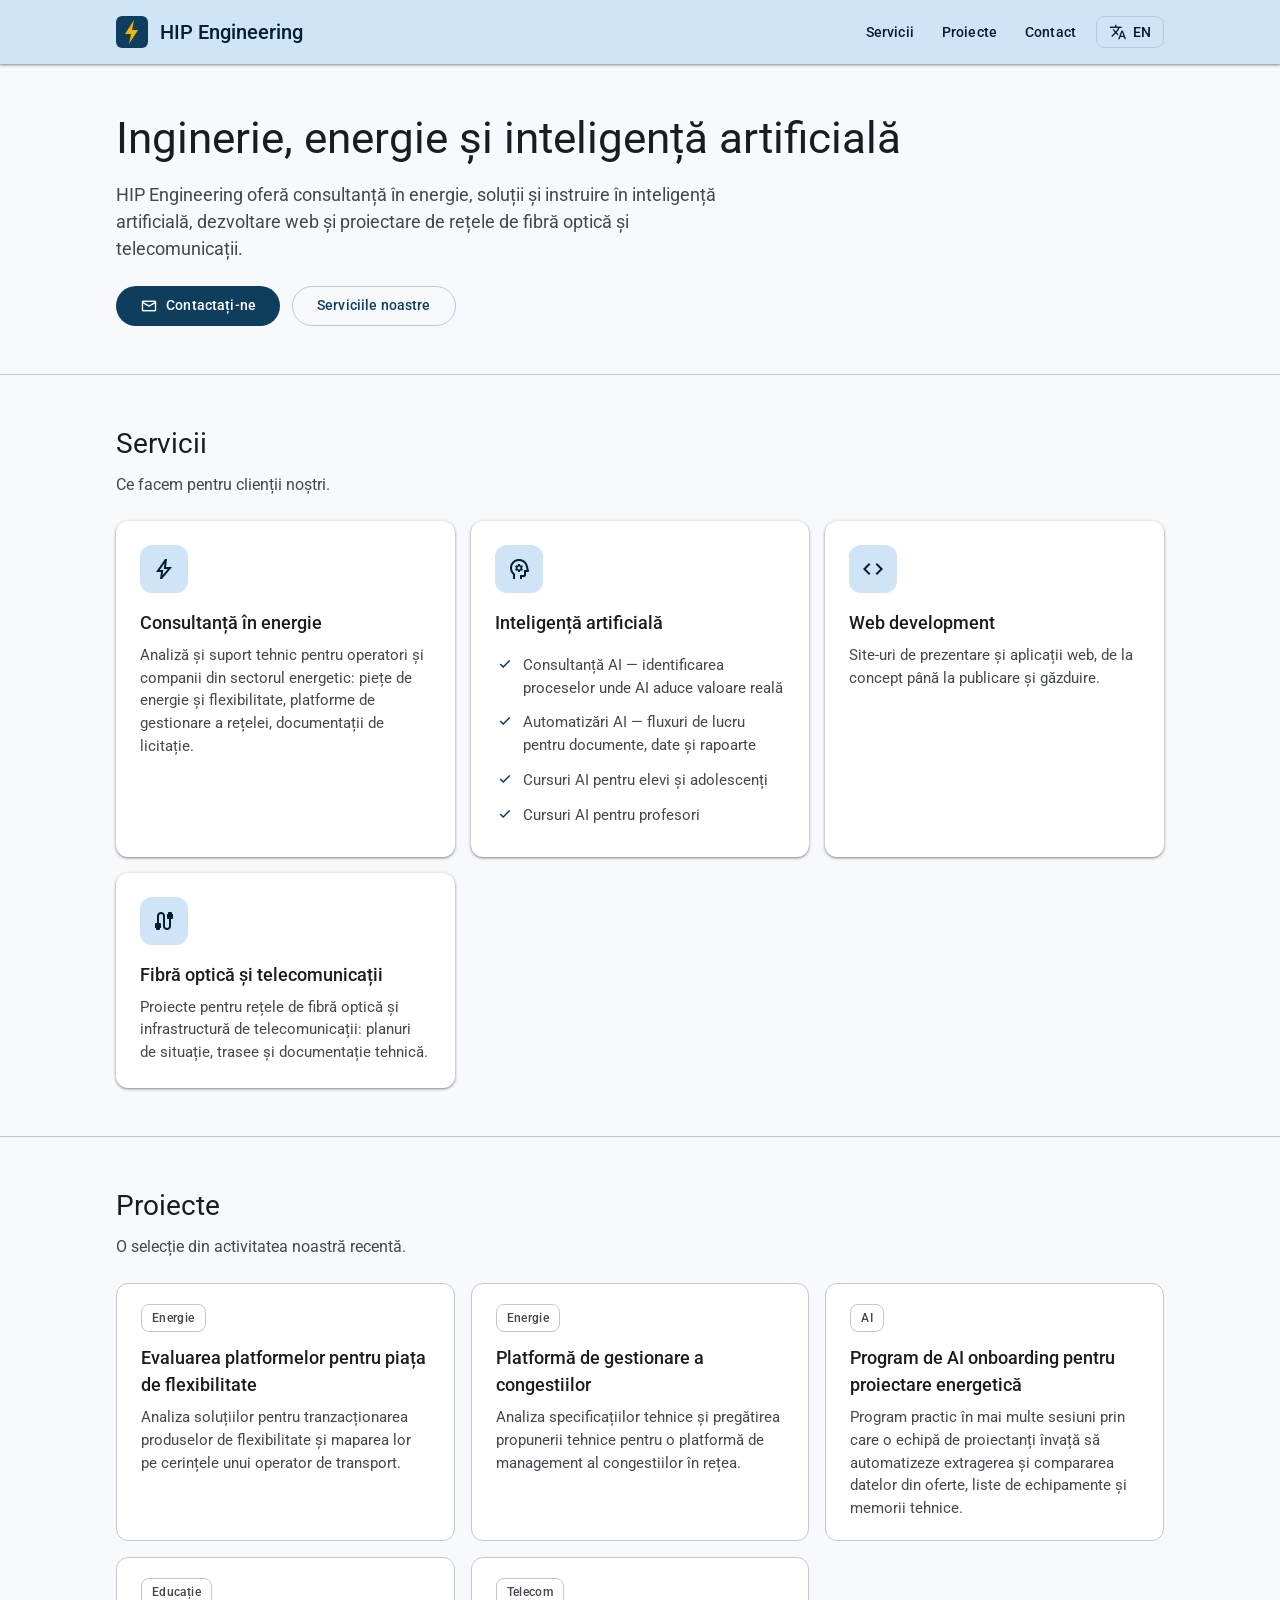
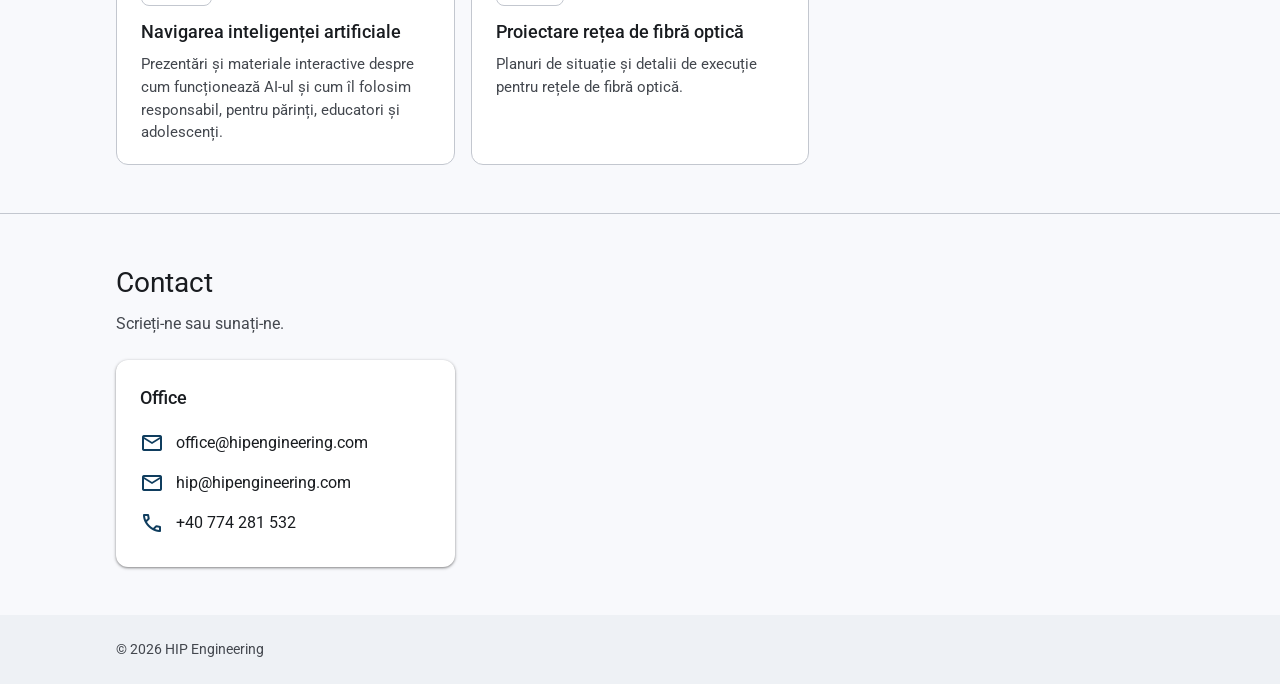
<file: index.html>
<!doctype html>
<html lang="ro">
<head>
  <meta charset="utf-8">
  <meta name="viewport" content="width=device-width, initial-scale=1">
  <title>HIP Engineering</title>
  <meta name="description" content="HIP Engineering — consultanță în energie, consultanță și automatizări AI, cursuri AI, web development, proiecte de fibră optică și telecomunicații.">
  <link rel="icon" href="data:image/svg+xml,%3Csvg xmlns='http://www.w3.org/2000/svg' viewBox='0 0 32 32'%3E%3Crect width='32' height='32' rx='6' fill='%230f3d5e'/%3E%3Cpath d='M18 4 9 18h6l-2 10 9-14h-6z' fill='%23f5b301'/%3E%3C/svg%3E">
  <link rel="preconnect" href="https://fonts.googleapis.com">
  <link rel="preconnect" href="https://fonts.gstatic.com" crossorigin>
  <link rel="stylesheet" href="https://fonts.googleapis.com/css2?family=Roboto:wght@400;500;700&display=swap">
  <link rel="stylesheet" href="https://fonts.googleapis.com/css2?family=Material+Symbols+Outlined:opsz,wght,FILL,GRAD@24,400,0,0&display=block">
  <link rel="stylesheet" href="style.css">
  <link rel="alternate" hreflang="ro" href="https://hipengineering.com/">
  <link rel="alternate" hreflang="en" href="https://hipengineering.com/en/">
</head>
<body>
  <header class="app-bar">
    <div class="container">
      <a class="brand" href="#">
        <svg viewBox="0 0 32 32" aria-hidden="true"><rect width="32" height="32" rx="6" fill="#0f3d5e"/><path d="M18 4 9 18h6l-2 10 9-14h-6z" fill="#f5b301"/></svg>
        HIP Engineering
      </a>
      <div class="bar-actions">
        <nav aria-label="Navigare">
          <a href="#servicii">Servicii</a>
          <a href="#proiecte">Proiecte</a>
          <a href="#contact">Contact</a>
        </nav>
        <a class="lang-btn" href="en/index.html" hreflang="en" lang="en" title="English version"><span class="icon" aria-hidden="true">translate</span>EN</a>
      </div>
    </div>
  </header>

  <main>
    <section class="intro">
      <div class="container">
        <h1>Inginerie, energie și inteligență artificială</h1>
        <p>HIP Engineering oferă consultanță în energie, soluții și instruire în inteligență artificială, dezvoltare web și proiectare de rețele de fibră optică și telecomunicații.</p>
        <div class="actions">
          <a class="btn btn-filled" href="#contact"><span class="icon" aria-hidden="true">mail</span>Contactați-ne</a>
          <a class="btn btn-outlined" href="#servicii">Serviciile noastre</a>
        </div>
      </div>
    </section>

    <section id="servicii">
      <div class="container">
        <h2>Servicii</h2>
        <p class="section-sub">Ce facem pentru clienții noștri.</p>
        <div class="grid">
          <article class="card">
            <div class="icon-box"><span class="icon" aria-hidden="true">bolt</span></div>
            <h3>Consultanță în energie</h3>
            <p>Analiză și suport tehnic pentru operatori și companii din sectorul energetic: piețe de energie și flexibilitate, platforme de gestionare a rețelei, documentații de licitație.</p>
          </article>

          <article class="card">
            <div class="icon-box"><span class="icon" aria-hidden="true">psychology</span></div>
            <h3>Inteligență artificială</h3>
            <ul>
              <li><span class="icon" aria-hidden="true">check</span>Consultanță AI — identificarea proceselor unde AI aduce valoare reală</li>
              <li><span class="icon" aria-hidden="true">check</span>Automatizări AI — fluxuri de lucru pentru documente, date și rapoarte</li>
              <li><span class="icon" aria-hidden="true">check</span>Cursuri AI pentru elevi și adolescenți</li>
              <li><span class="icon" aria-hidden="true">check</span>Cursuri AI pentru profesori</li>
            </ul>
          </article>

          <article class="card">
            <div class="icon-box"><span class="icon" aria-hidden="true">code</span></div>
            <h3>Web development</h3>
            <p>Site-uri de prezentare și aplicații web, de la concept până la publicare și găzduire.</p>
          </article>

          <article class="card">
            <div class="icon-box"><span class="icon" aria-hidden="true">cable</span></div>
            <h3>Fibră optică și telecomunicații</h3>
            <p>Proiecte pentru rețele de fibră optică și infrastructură de telecomunicații: planuri de situație, trasee și documentație tehnică.</p>
          </article>
        </div>
      </div>
    </section>

    <section id="proiecte">
      <div class="container">
        <h2>Proiecte</h2>
        <p class="section-sub">O selecție din activitatea noastră recentă.</p>
        <div class="grid">
          <article class="card-outlined">
            <span class="chip">Energie</span>
            <h3>Evaluarea platformelor pentru piața de flexibilitate</h3>
            <p>Analiza soluțiilor pentru tranzacționarea produselor de flexibilitate și maparea lor pe cerințele unui operator de transport.</p>
          </article>
          <article class="card-outlined">
            <span class="chip">Energie</span>
            <h3>Platformă de gestionare a congestiilor</h3>
            <p>Analiza specificațiilor tehnice și pregătirea propunerii tehnice pentru o platformă de management al congestiilor în rețea.</p>
          </article>
          <article class="card-outlined">
            <span class="chip">AI</span>
            <h3>Program de AI onboarding pentru proiectare energetică</h3>
            <p>Program practic în mai multe sesiuni prin care o echipă de proiectanți învață să automatizeze extragerea și compararea datelor din oferte, liste de echipamente și memorii tehnice.</p>
          </article>
          <article class="card-outlined">
            <span class="chip">Educație</span>
            <h3>Navigarea inteligenței artificiale</h3>
            <p>Prezentări și materiale interactive despre cum funcționează AI-ul și cum îl folosim responsabil, pentru părinți, educatori și adolescenți.</p>
          </article>
          <article class="card-outlined">
            <span class="chip">Telecom</span>
            <h3>Proiectare rețea de fibră optică</h3>
            <p>Planuri de situație și detalii de execuție pentru rețele de fibră optică.</p>
          </article>
        </div>
      </div>
    </section>

    <section id="contact">
      <div class="container">
        <h2>Contact</h2>
        <p class="section-sub">Scrieți-ne sau sunați-ne.</p>
        <div class="grid">
          <div class="card contact-card">
            <div class="person">Office</div>
            <a class="contact-row" href="office@hipengineering.com"><span class="icon" aria-hidden="true">mail</span><span>office@hipengineering.com</span></a>
            <a class="contact-row" href="hip@hipengineering.com"><span class="icon" aria-hidden="true">mail</span><span>hip@hipengineering.com</span></a>
            <a class="contact-row" href="tel:+40774281532"><span class="icon" aria-hidden="true">call</span><span>+40 774 281 532</span></a>
          </div>          
        </div>
      </div>
    </section>
  </main>

  <footer>
    <div class="container">&copy; <span id="year">2026</span> HIP Engineering</div>
  </footer>

  <script>document.getElementById("year").textContent = new Date().getFullYear();</script>
</body>
</html>
</file>
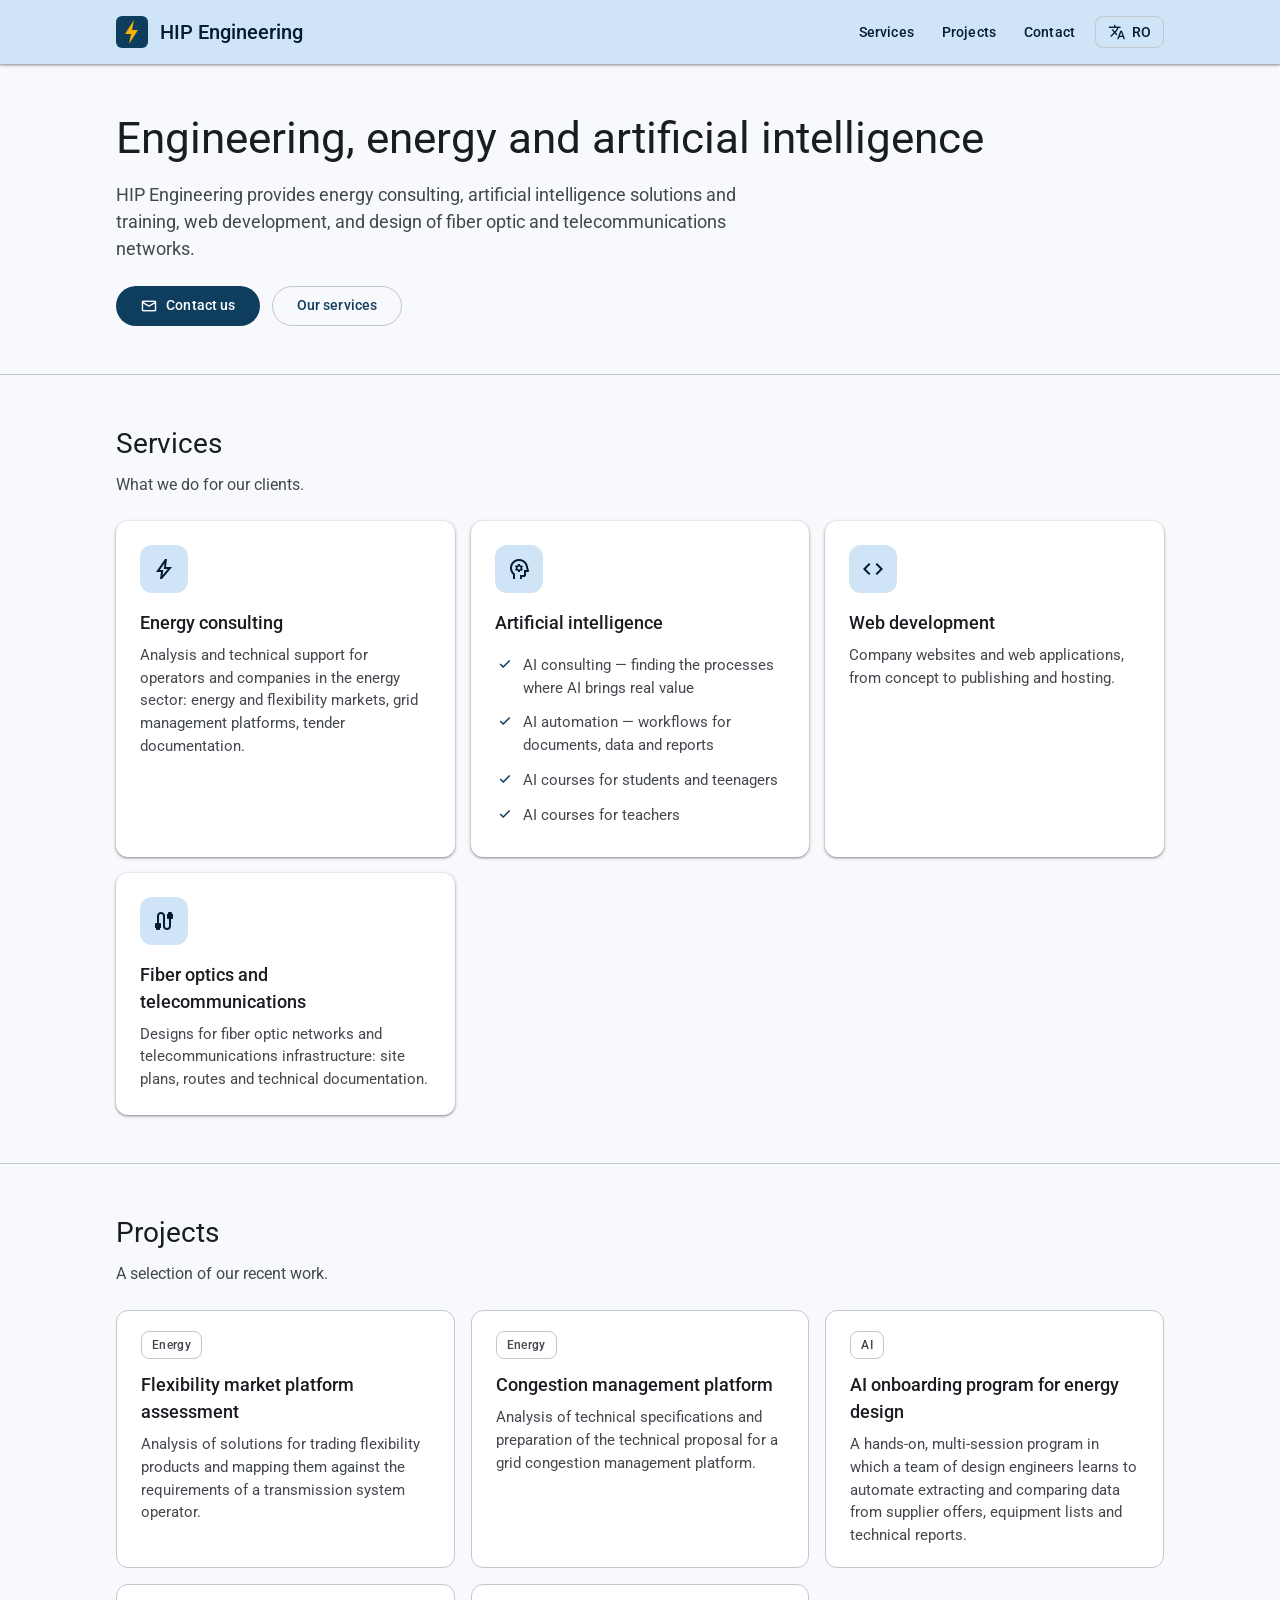
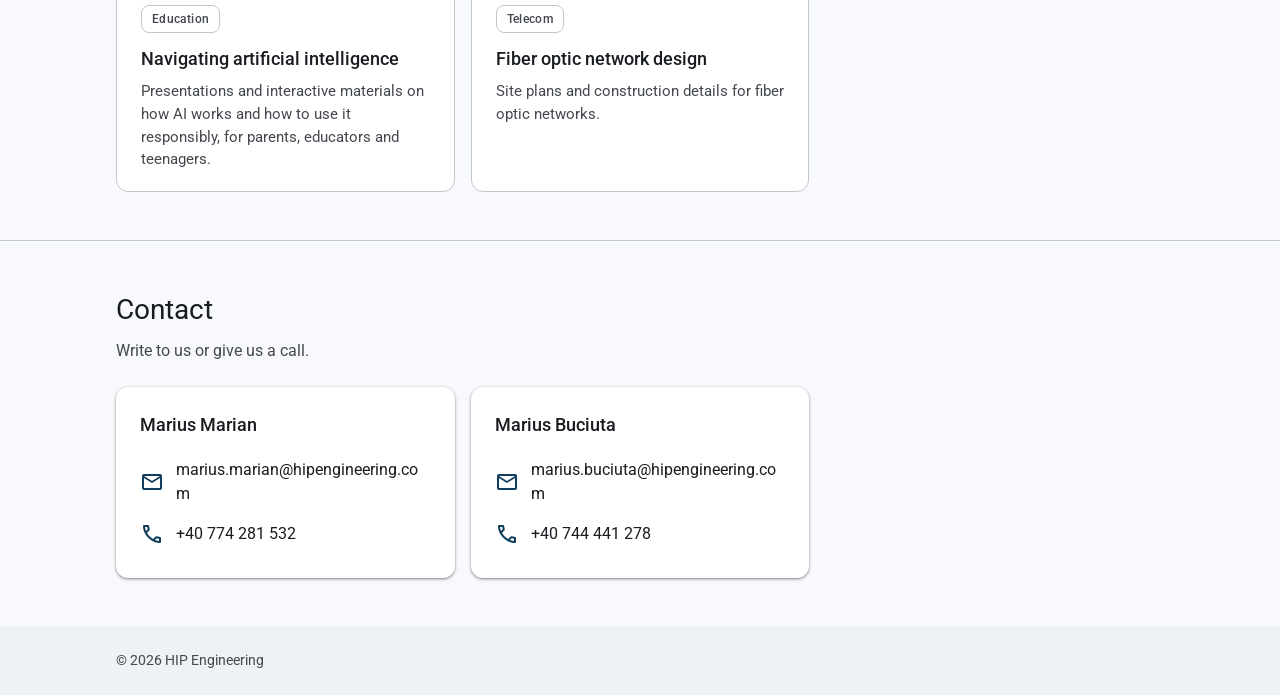
<file: en/index.html>
<!doctype html>
<html lang="en">
<head>
  <meta charset="utf-8">
  <meta name="viewport" content="width=device-width, initial-scale=1">
  <title>HIP Engineering</title>
  <meta name="description" content="HIP Engineering — energy consulting, AI consulting and automation, AI courses, web development, fiber optic and telecommunications projects.">
  <link rel="icon" href="data:image/svg+xml,%3Csvg xmlns='http://www.w3.org/2000/svg' viewBox='0 0 32 32'%3E%3Crect width='32' height='32' rx='6' fill='%230f3d5e'/%3E%3Cpath d='M18 4 9 18h6l-2 10 9-14h-6z' fill='%23f5b301'/%3E%3C/svg%3E">
  <link rel="preconnect" href="https://fonts.googleapis.com">
  <link rel="preconnect" href="https://fonts.gstatic.com" crossorigin>
  <link rel="stylesheet" href="https://fonts.googleapis.com/css2?family=Roboto:wght@400;500;700&display=swap">
  <link rel="stylesheet" href="https://fonts.googleapis.com/css2?family=Material+Symbols+Outlined:opsz,wght,FILL,GRAD@24,400,0,0&display=block">
  <link rel="stylesheet" href="../style.css">
  <link rel="alternate" hreflang="ro" href="https://hipengineering.com/">
  <link rel="alternate" hreflang="en" href="https://hipengineering.com/en/">
</head>
<body>
  <header class="app-bar">
    <div class="container">
      <a class="brand" href="#">
        <svg viewBox="0 0 32 32" aria-hidden="true"><rect width="32" height="32" rx="6" fill="#0f3d5e"/><path d="M18 4 9 18h6l-2 10 9-14h-6z" fill="#f5b301"/></svg>
        HIP Engineering
      </a>
      <div class="bar-actions">
        <nav aria-label="Navigation">
          <a href="#services">Services</a>
          <a href="#projects">Projects</a>
          <a href="#contact">Contact</a>
        </nav>
        <a class="lang-btn" href="../index.html" hreflang="ro" lang="ro" title="Versiunea în limba română"><span class="icon" aria-hidden="true">translate</span>RO</a>
      </div>
    </div>
  </header>

  <main>
    <section class="intro">
      <div class="container">
        <h1>Engineering, energy and artificial intelligence</h1>
        <p>HIP Engineering provides energy consulting, artificial intelligence solutions and training, web development, and design of fiber optic and telecommunications networks.</p>
        <div class="actions">
          <a class="btn btn-filled" href="#contact"><span class="icon" aria-hidden="true">mail</span>Contact us</a>
          <a class="btn btn-outlined" href="#services">Our services</a>
        </div>
      </div>
    </section>

    <section id="services">
      <div class="container">
        <h2>Services</h2>
        <p class="section-sub">What we do for our clients.</p>
        <div class="grid">
          <article class="card">
            <div class="icon-box"><span class="icon" aria-hidden="true">bolt</span></div>
            <h3>Energy consulting</h3>
            <p>Analysis and technical support for operators and companies in the energy sector: energy and flexibility markets, grid management platforms, tender documentation.</p>
          </article>

          <article class="card">
            <div class="icon-box"><span class="icon" aria-hidden="true">psychology</span></div>
            <h3>Artificial intelligence</h3>
            <ul>
              <li><span class="icon" aria-hidden="true">check</span>AI consulting — finding the processes where AI brings real value</li>
              <li><span class="icon" aria-hidden="true">check</span>AI automation — workflows for documents, data and reports</li>
              <li><span class="icon" aria-hidden="true">check</span>AI courses for students and teenagers</li>
              <li><span class="icon" aria-hidden="true">check</span>AI courses for teachers</li>
            </ul>
          </article>

          <article class="card">
            <div class="icon-box"><span class="icon" aria-hidden="true">code</span></div>
            <h3>Web development</h3>
            <p>Company websites and web applications, from concept to publishing and hosting.</p>
          </article>

          <article class="card">
            <div class="icon-box"><span class="icon" aria-hidden="true">cable</span></div>
            <h3>Fiber optics and telecommunications</h3>
            <p>Designs for fiber optic networks and telecommunications infrastructure: site plans, routes and technical documentation.</p>
          </article>
        </div>
      </div>
    </section>

    <section id="projects">
      <div class="container">
        <h2>Projects</h2>
        <p class="section-sub">A selection of our recent work.</p>
        <div class="grid">
          <article class="card-outlined">
            <span class="chip">Energy</span>
            <h3>Flexibility market platform assessment</h3>
            <p>Analysis of solutions for trading flexibility products and mapping them against the requirements of a transmission system operator.</p>
          </article>
          <article class="card-outlined">
            <span class="chip">Energy</span>
            <h3>Congestion management platform</h3>
            <p>Analysis of technical specifications and preparation of the technical proposal for a grid congestion management platform.</p>
          </article>
          <article class="card-outlined">
            <span class="chip">AI</span>
            <h3>AI onboarding program for energy design</h3>
            <p>A hands-on, multi-session program in which a team of design engineers learns to automate extracting and comparing data from supplier offers, equipment lists and technical reports.</p>
          </article>
          <article class="card-outlined">
            <span class="chip">Education</span>
            <h3>Navigating artificial intelligence</h3>
            <p>Presentations and interactive materials on how AI works and how to use it responsibly, for parents, educators and teenagers.</p>
          </article>
          <article class="card-outlined">
            <span class="chip">Telecom</span>
            <h3>Fiber optic network design</h3>
            <p>Site plans and construction details for fiber optic networks.</p>
          </article>
        </div>
      </div>
    </section>

    <section id="contact">
      <div class="container">
        <h2>Contact</h2>
        <p class="section-sub">Write to us or give us a call.</p>
        <div class="grid">
          <div class="card contact-card">
            <div class="person">Marius Marian</div>
            <a class="contact-row" href="mailto:marius.marian@hipengineering.com"><span class="icon" aria-hidden="true">mail</span><span>marius.marian@hipengineering.com</span></a>
            <a class="contact-row" href="tel:+40774281532"><span class="icon" aria-hidden="true">call</span><span>+40 774 281 532</span></a>
          </div>
          <div class="card contact-card">
            <div class="person">Marius Buciuta</div>
            <a class="contact-row" href="mailto:marius.buciuta@hipengineering.com"><span class="icon" aria-hidden="true">mail</span><span>marius.buciuta@hipengineering.com</span></a>
            <a class="contact-row" href="tel:+40744441278"><span class="icon" aria-hidden="true">call</span><span>+40 744 441 278</span></a>
          </div>
        </div>
      </div>
    </section>
  </main>

  <footer>
    <div class="container">&copy; <span id="year">2026</span> HIP Engineering</div>
  </footer>

  <script>document.getElementById("year").textContent = new Date().getFullYear();</script>
</body>
</html>
</file>
<file: style.css>
:root {
  --primary: #0f3d5e;
  --on-primary: #ffffff;
  --primary-container: #d0e4f7;
  --on-primary-container: #001d33;
  --accent: #f5b301;
  --surface: #f8f9fc;
  --surface-container: #ffffff;
  --surface-variant: #eef1f5;
  --on-surface: #191c20;
  --on-surface-variant: #43474e;
  --outline: #c3c7cf;
  --shadow: 0 1px 2px rgba(0,0,0,.3), 0 1px 3px 1px rgba(0,0,0,.15);
}
@media (prefers-color-scheme: dark) {
  :root {
    --primary: #9ccaf0;
    --on-primary: #00325a;
    --primary-container: #0f3d5e;
    --on-primary-container: #d0e4f7;
    --surface: #111418;
    --surface-container: #1d2024;
    --surface-variant: #272a2f;
    --on-surface: #e1e2e8;
    --on-surface-variant: #c3c7cf;
    --outline: #43474e;
    --shadow: 0 1px 2px rgba(0,0,0,.5), 0 1px 3px 1px rgba(0,0,0,.3);
  }
}
* { box-sizing: border-box; margin: 0; padding: 0; }
html { scroll-behavior: auto; }
body {
  font-family: Roboto, system-ui, -apple-system, "Segoe UI", sans-serif;
  font-size: 16px;
  line-height: 1.5;
  background: var(--surface);
  color: var(--on-surface);
}
a { color: var(--primary); }
.icon {
  font-family: "Material Symbols Outlined";
  font-weight: normal;
  font-style: normal;
  font-size: 24px;
  line-height: 1;
  display: inline-block;
  white-space: nowrap;
  direction: ltr;
  -webkit-font-smoothing: antialiased;
}
.container { max-width: 1080px; margin: 0 auto; padding: 0 16px; }

/* Top app bar */
.app-bar {
  position: sticky;
  top: 0;
  z-index: 10;
  background: var(--primary-container);
  color: var(--on-primary-container);
  box-shadow: var(--shadow);
}
.app-bar .container {
  display: flex;
  align-items: center;
  justify-content: space-between;
  gap: 16px;
  min-height: 64px;
}
.brand {
  display: flex;
  align-items: center;
  gap: 12px;
  font-size: 1.25rem;
  font-weight: 500;
  color: inherit;
  text-decoration: none;
}
.brand svg { width: 32px; height: 32px; flex: none; }
.app-bar nav { display: flex; gap: 4px; flex-wrap: wrap; }
.app-bar nav a {
  color: inherit;
  text-decoration: none;
  font-size: 0.875rem;
  font-weight: 500;
  letter-spacing: 0.01em;
  padding: 8px 12px;
  border-radius: 20px;
}
.app-bar nav a:hover { background: rgba(127,127,127,.12); }
@media (max-width: 560px) { .app-bar nav { display: none; } }

/* Sections */
section { padding: 48px 0; }
section + section { border-top: 1px solid var(--outline); }
.intro h1 {
  font-size: clamp(2rem, 5vw, 2.75rem);
  font-weight: 400;
  line-height: 1.2;
  margin-bottom: 16px;
}
.intro p { font-size: 1.125rem; color: var(--on-surface-variant); max-width: 62ch; }
.intro .actions { margin-top: 24px; display: flex; gap: 12px; flex-wrap: wrap; }
h2 {
  font-size: 1.75rem;
  font-weight: 400;
  margin-bottom: 8px;
}
.section-sub { color: var(--on-surface-variant); margin-bottom: 24px; }

/* Buttons */
.btn {
  display: inline-flex;
  align-items: center;
  gap: 8px;
  height: 40px;
  padding: 0 24px;
  border-radius: 20px;
  font-size: 0.875rem;
  font-weight: 500;
  letter-spacing: 0.01em;
  text-decoration: none;
}
.btn .icon { font-size: 18px; }
.btn-filled { background: var(--primary); color: var(--on-primary); }
.btn-outlined { border: 1px solid var(--outline); color: var(--primary); }
.btn-filled:hover { box-shadow: var(--shadow); }
.btn-outlined:hover { background: rgba(127,127,127,.08); }

/* Cards */
.grid {
  display: grid;
  grid-template-columns: repeat(auto-fill, minmax(min(100%, 300px), 1fr));
  gap: 16px;
}
.card {
  background: var(--surface-container);
  border-radius: 12px;
  padding: 24px;
  box-shadow: var(--shadow);
}
.card-outlined {
  background: var(--surface-container);
  border: 1px solid var(--outline);
  border-radius: 12px;
  padding: 20px 24px;
}
.card .icon-box {
  width: 48px;
  height: 48px;
  border-radius: 12px;
  background: var(--primary-container);
  color: var(--on-primary-container);
  display: flex;
  align-items: center;
  justify-content: center;
  margin-bottom: 16px;
}
.card h3, .card-outlined h3 { font-size: 1.125rem; font-weight: 500; margin-bottom: 8px; }
.card p, .card-outlined p { color: var(--on-surface-variant); font-size: 0.95rem; }
.card ul { list-style: none; margin-top: 12px; }
.card li {
  display: flex;
  gap: 8px;
  align-items: flex-start;
  padding: 6px 0;
  color: var(--on-surface-variant);
  font-size: 0.95rem;
}
.card li .icon { font-size: 20px; color: var(--primary); }

.chip {
  display: inline-block;
  font-size: 0.75rem;
  font-weight: 500;
  letter-spacing: 0.03em;
  padding: 4px 10px;
  border-radius: 8px;
  border: 1px solid var(--outline);
  color: var(--on-surface-variant);
  margin-bottom: 12px;
}

/* Contact */
.contact-card .person { font-size: 1.125rem; font-weight: 500; margin-bottom: 12px; }
.contact-row {
  display: flex;
  align-items: center;
  gap: 12px;
  padding: 8px 0;
  color: var(--on-surface);
  text-decoration: none;
  word-break: break-word;
}
.contact-row .icon { color: var(--primary); }
.contact-row:hover span:last-child { text-decoration: underline; }

footer {
  background: var(--surface-variant);
  color: var(--on-surface-variant);
  font-size: 0.875rem;
  padding: 24px 0;
}

/* Language switch */
.bar-actions { display: flex; align-items: center; gap: 8px; }
.lang-btn {
  display: inline-flex;
  align-items: center;
  gap: 6px;
  height: 32px;
  padding: 0 12px;
  border: 1px solid var(--outline);
  border-radius: 8px;
  color: inherit;
  text-decoration: none;
  font-size: 0.875rem;
  font-weight: 500;
}
.lang-btn .icon { font-size: 18px; }
.lang-btn:hover { background: rgba(127,127,127,.12); }
</file>
